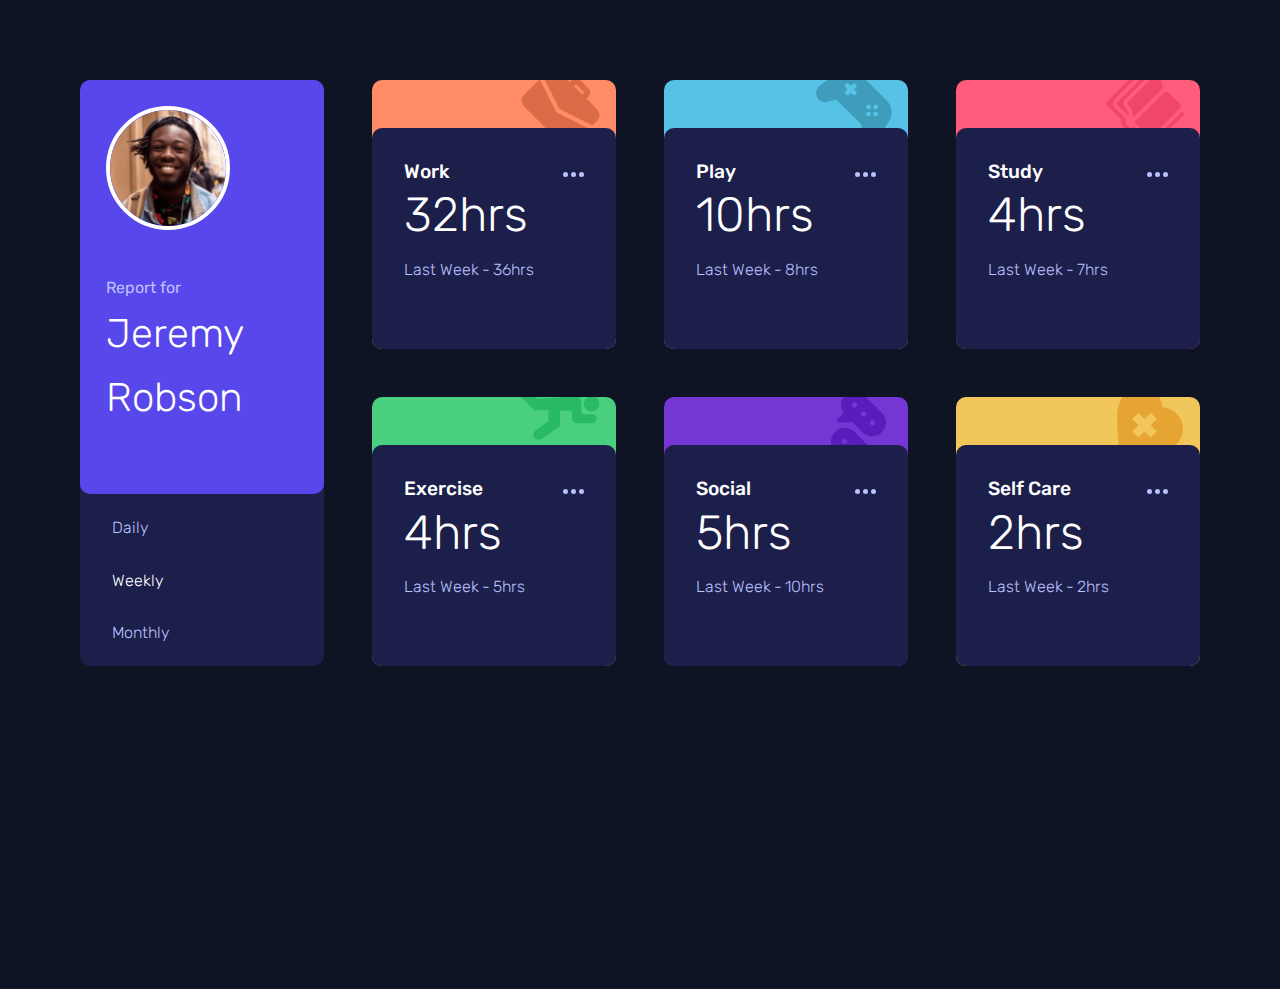
<file: index.html>
<!DOCTYPE html>
<html lang="en">

<head>
  <meta charset="UTF-8">
  <meta name="viewport" content="width=device-width, initial-scale=1.0">
  <link rel="icon" type="image/png" sizes="32x32" href="./images/favicon-32x32.png">
  <title>Frontend Mentor | Time tracking dashboard</title>
  <link rel="stylesheet" href="./style.css">
  <script defer src="./main.js"></script>
</head>

<body>
  <section class="activity-tracker">

    <section class="activity-tracker__menu">
      <section class="activity-tracker__owner">
        <img src="/images/image-jeremy.png" alt="" class="activity-tracker__owner-img">
        <div class="activity-tracker__owner-container">
          <p class="activity-tracker__owner-for">
            Report for
          </p>
          <h1 class="activity-tracker__owner-name">
            Jeremy Robson
          </h1>
        </div>
      </section>
      <div class="activity-tracker__options">
        <button class="activity-tracker__option" data-option="daily">
          Daily
        </button>
        <button class="activity-tracker__option" data-option="weekly">
          Weekly
        </button>
        <button class="activity-tracker__option" data-option="monthly">
          Monthly
        </button>
      </div>
    </section>

    <!-- 
    <section class="activity-tracker__activity work">
      <div class="activity__bg">
        <img src="/images/icon-work.svg" alt="">
      </div>
      <div class="activity__info">
        <header class="activity__header">
          <h2 class="activity__name">
            Work
          </h2>
          <div class="activity__options">
            <svg width="21" height="5" xmlns="http://www.w3.org/2000/svg">
              <path
                d="M2.5 0a2.5 2.5 0 1 1 0 5 2.5 2.5 0 0 1 0-5Zm8 0a2.5 2.5 0 1 1 0 5 2.5 2.5 0 0 1 0-5Zm8 0a2.5 2.5 0 1 1 0 5 2.5 2.5 0 0 1 0-5Z"
                fill="#BBC0FF" fill-rule="evenodd" />
            </svg>
          </div>
        </header>
        <div class="activity__timeframes">
          <h3 class="activity__current-timeframe">
            32hrs
          </h3>
          <div class="activity__previous-timeframe">
            <p class="time-window">Last Week</p>
            <p>-</p>
            <p class="time">3</p>
          </div>
        </div>
      </div>
    </section>

    <section class="activity-tracker__activity play">
      <div class="activity__bg">
        <img src="/images/icon-Play.svg" alt="">
      </div>
      <div class="activity__info">
        <header class="activity__header">
          <h2 class="activity__name">
            Play
          </h2>
          <div class="activity__options">
            <svg width="21" height="5" xmlns="http://www.w3.org/2000/svg">
              <path
                d="M2.5 0a2.5 2.5 0 1 1 0 5 2.5 2.5 0 0 1 0-5Zm8 0a2.5 2.5 0 1 1 0 5 2.5 2.5 0 0 1 0-5Zm8 0a2.5 2.5 0 1 1 0 5 2.5 2.5 0 0 1 0-5Z"
                fill="#BBC0FF" fill-rule="evenodd" />
            </svg>
          </div>
        </header>
        <div class="activity__timeframes">
          <h3 class="activity__current-timeframe">
            32hrs
          </h3>
          <div class="activity__previous-timeframe">
            <p class="time-window">Last Week</p>
            <p>-</p>
            <p class="time">3</p>
          </div>
        </div>
      </div>
    </section>

    <section class="activity-tracker__activity play">
      <div class="activity__bg">
        <img src="/images/icon-Play.svg" alt="">
      </div>
      <div class="activity__info">
        <header class="activity__header">
          <h2 class="activity__name">
            Play
          </h2>
          <div class="activity__options">
            <svg width="21" height="5" xmlns="http://www.w3.org/2000/svg">
              <path
                d="M2.5 0a2.5 2.5 0 1 1 0 5 2.5 2.5 0 0 1 0-5Zm8 0a2.5 2.5 0 1 1 0 5 2.5 2.5 0 0 1 0-5Zm8 0a2.5 2.5 0 1 1 0 5 2.5 2.5 0 0 1 0-5Z"
                fill="#BBC0FF" fill-rule="evenodd" />
            </svg>
          </div>
        </header>
        <div class="activity__timeframes">
          <h3 class="activity__current-timeframe">
            32hrs
          </h3>
          <div class="activity__previous-timeframe">
            <p class="time-window">Last Week</p>
            <p>-</p>
            <p class="time">3</p>
          </div>
        </div>
      </div>
    </section>

    <section class="activity-tracker__activity play">
      <div class="activity__bg">
        <img src="/images/icon-Play.svg" alt="">
      </div>
      <div class="activity__info">
        <header class="activity__header">
          <h2 class="activity__name">
            Play
          </h2>
          <div class="activity__options">
            <svg width="21" height="5" xmlns="http://www.w3.org/2000/svg">
              <path
                d="M2.5 0a2.5 2.5 0 1 1 0 5 2.5 2.5 0 0 1 0-5Zm8 0a2.5 2.5 0 1 1 0 5 2.5 2.5 0 0 1 0-5Zm8 0a2.5 2.5 0 1 1 0 5 2.5 2.5 0 0 1 0-5Z"
                fill="#BBC0FF" fill-rule="evenodd" />
            </svg>
          </div>
        </header>
        <div class="activity__timeframes">
          <h3 class="activity__current-timeframe">
            32hrs
          </h3>
          <div class="activity__previous-timeframe">
            <p class="time-window">Last Week</p>
            <p>-</p>
            <p class="time">3</p>
          </div>
        </div>
      </div>
    </section>

    <section class="activity-tracker__activity play">
      <div class="activity__bg">
        <img src="/images/icon-Play.svg" alt="">
      </div>
      <div class="activity__info">
        <header class="activity__header">
          <h2 class="activity__name">
            Play
          </h2>
          <div class="activity__options">
            <svg width="21" height="5" xmlns="http://www.w3.org/2000/svg">
              <path
                d="M2.5 0a2.5 2.5 0 1 1 0 5 2.5 2.5 0 0 1 0-5Zm8 0a2.5 2.5 0 1 1 0 5 2.5 2.5 0 0 1 0-5Zm8 0a2.5 2.5 0 1 1 0 5 2.5 2.5 0 0 1 0-5Z"
                fill="#BBC0FF" fill-rule="evenodd" />
            </svg>
          </div>
        </header>
        <div class="activity__timeframes">
          <h3 class="activity__current-timeframe">
            32hrs
          </h3>
          <div class="activity__previous-timeframe">
            <p class="time-window">Last Week</p>
            <p>-</p>
            <p class="time">3</p>
          </div>
        </div>
      </div>
    </section>

    <section class="activity-tracker__activity play">
      <div class="activity__bg">
        <img src="/images/icon-Play.svg" alt="">
      </div>
      <div class="activity__info">
        <header class="activity__header">
          <h2 class="activity__name">
            Play
          </h2>
          <div class="activity__options">
            <svg width="21" height="5" xmlns="http://www.w3.org/2000/svg">
              <path
                d="M2.5 0a2.5 2.5 0 1 1 0 5 2.5 2.5 0 0 1 0-5Zm8 0a2.5 2.5 0 1 1 0 5 2.5 2.5 0 0 1 0-5Zm8 0a2.5 2.5 0 1 1 0 5 2.5 2.5 0 0 1 0-5Z"
                fill="#BBC0FF" fill-rule="evenodd" />
            </svg>
          </div>
        </header>
        <div class="activity__timeframes">
          <h3 class="activity__current-timeframe">
            32hrs
          </h3>
          <div class="activity__previous-timeframe">
            <p class="time-window">Last Week</p>
            <p>-</p>
            <p class="time">3</p>
          </div>
        </div>
      </div>
    </section>

 -->



  </section>



  <!-- <div class="attribution">
    Challenge by <a href="https://www.frontendmentor.io?ref=challenge" target="_blank">Frontend Mentor</a>.
    Coded by <a href="#">Your Name Here</a>.
  </div> -->
</body>

</html>
</file>
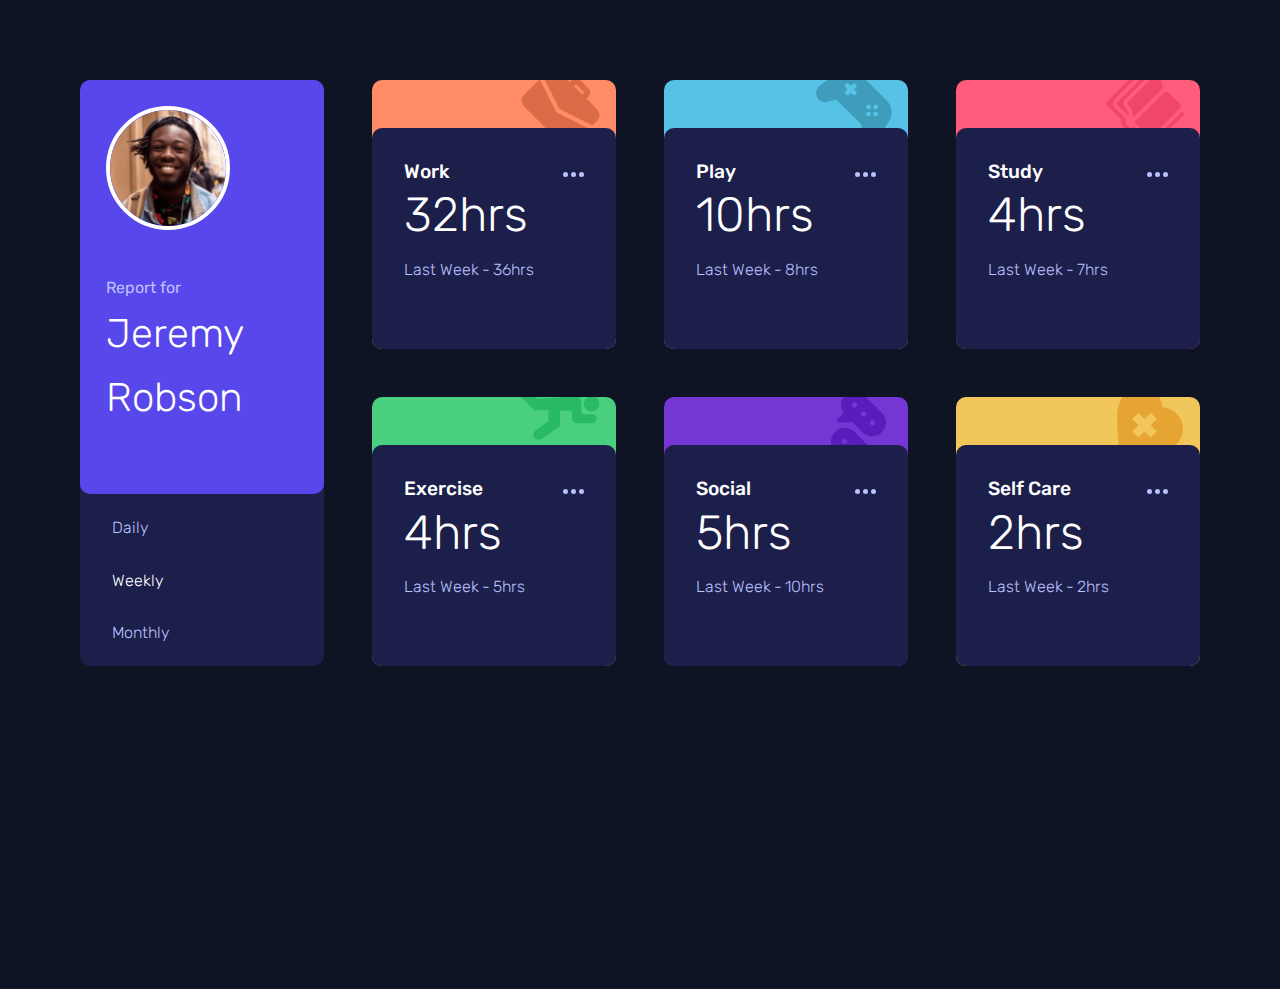
<file: work/index.html>
<!DOCTYPE html>
<html lang="en">

<head>
  <meta charset="UTF-8">
  <meta name="viewport" content="width=device-width, initial-scale=1.0">
  <link rel="icon" type="image/png" sizes="32x32" href="./images/favicon-32x32.png">
  <title>Frontend Mentor | Time tracking dashboard</title>
  <link rel="stylesheet" href="/style.css">
  <script defer src="/main.js"></script>
</head>

<body>
  <section class="activity-tracker">

    <section class="activity-tracker__menu">
      <section class="activity-tracker__owner">
        <img src="/images/image-jeremy.png" alt="" class="activity-tracker__owner-img">
        <div class="activity-tracker__owner-container">
          <p class="activity-tracker__owner-for">
            Report for
          </p>
          <h1 class="activity-tracker__owner-name">
            Jeremy Robson
          </h1>
        </div>
      </section>
      <div class="activity-tracker__options">
        <button class="activity-tracker__option" data-option="daily">
          Daily
        </button>
        <button class="activity-tracker__option" data-option="weekly">
          Weekly
        </button>
        <button class="activity-tracker__option" data-option="monthly">
          Monthly
        </button>
      </div>
    </section>

    <!-- 
    <section class="activity-tracker__activity work">
      <div class="activity__bg">
        <img src="/images/icon-work.svg" alt="">
      </div>
      <div class="activity__info">
        <header class="activity__header">
          <h2 class="activity__name">
            Work
          </h2>
          <div class="activity__options">
            <svg width="21" height="5" xmlns="http://www.w3.org/2000/svg">
              <path
                d="M2.5 0a2.5 2.5 0 1 1 0 5 2.5 2.5 0 0 1 0-5Zm8 0a2.5 2.5 0 1 1 0 5 2.5 2.5 0 0 1 0-5Zm8 0a2.5 2.5 0 1 1 0 5 2.5 2.5 0 0 1 0-5Z"
                fill="#BBC0FF" fill-rule="evenodd" />
            </svg>
          </div>
        </header>
        <div class="activity__timeframes">
          <h3 class="activity__current-timeframe">
            32hrs
          </h3>
          <div class="activity__previous-timeframe">
            <p class="time-window">Last Week</p>
            <p>-</p>
            <p class="time">3</p>
          </div>
        </div>
      </div>
    </section>

    <section class="activity-tracker__activity play">
      <div class="activity__bg">
        <img src="/images/icon-Play.svg" alt="">
      </div>
      <div class="activity__info">
        <header class="activity__header">
          <h2 class="activity__name">
            Play
          </h2>
          <div class="activity__options">
            <svg width="21" height="5" xmlns="http://www.w3.org/2000/svg">
              <path
                d="M2.5 0a2.5 2.5 0 1 1 0 5 2.5 2.5 0 0 1 0-5Zm8 0a2.5 2.5 0 1 1 0 5 2.5 2.5 0 0 1 0-5Zm8 0a2.5 2.5 0 1 1 0 5 2.5 2.5 0 0 1 0-5Z"
                fill="#BBC0FF" fill-rule="evenodd" />
            </svg>
          </div>
        </header>
        <div class="activity__timeframes">
          <h3 class="activity__current-timeframe">
            32hrs
          </h3>
          <div class="activity__previous-timeframe">
            <p class="time-window">Last Week</p>
            <p>-</p>
            <p class="time">3</p>
          </div>
        </div>
      </div>
    </section>

    <section class="activity-tracker__activity play">
      <div class="activity__bg">
        <img src="/images/icon-Play.svg" alt="">
      </div>
      <div class="activity__info">
        <header class="activity__header">
          <h2 class="activity__name">
            Play
          </h2>
          <div class="activity__options">
            <svg width="21" height="5" xmlns="http://www.w3.org/2000/svg">
              <path
                d="M2.5 0a2.5 2.5 0 1 1 0 5 2.5 2.5 0 0 1 0-5Zm8 0a2.5 2.5 0 1 1 0 5 2.5 2.5 0 0 1 0-5Zm8 0a2.5 2.5 0 1 1 0 5 2.5 2.5 0 0 1 0-5Z"
                fill="#BBC0FF" fill-rule="evenodd" />
            </svg>
          </div>
        </header>
        <div class="activity__timeframes">
          <h3 class="activity__current-timeframe">
            32hrs
          </h3>
          <div class="activity__previous-timeframe">
            <p class="time-window">Last Week</p>
            <p>-</p>
            <p class="time">3</p>
          </div>
        </div>
      </div>
    </section>

    <section class="activity-tracker__activity play">
      <div class="activity__bg">
        <img src="/images/icon-Play.svg" alt="">
      </div>
      <div class="activity__info">
        <header class="activity__header">
          <h2 class="activity__name">
            Play
          </h2>
          <div class="activity__options">
            <svg width="21" height="5" xmlns="http://www.w3.org/2000/svg">
              <path
                d="M2.5 0a2.5 2.5 0 1 1 0 5 2.5 2.5 0 0 1 0-5Zm8 0a2.5 2.5 0 1 1 0 5 2.5 2.5 0 0 1 0-5Zm8 0a2.5 2.5 0 1 1 0 5 2.5 2.5 0 0 1 0-5Z"
                fill="#BBC0FF" fill-rule="evenodd" />
            </svg>
          </div>
        </header>
        <div class="activity__timeframes">
          <h3 class="activity__current-timeframe">
            32hrs
          </h3>
          <div class="activity__previous-timeframe">
            <p class="time-window">Last Week</p>
            <p>-</p>
            <p class="time">3</p>
          </div>
        </div>
      </div>
    </section>

    <section class="activity-tracker__activity play">
      <div class="activity__bg">
        <img src="/images/icon-Play.svg" alt="">
      </div>
      <div class="activity__info">
        <header class="activity__header">
          <h2 class="activity__name">
            Play
          </h2>
          <div class="activity__options">
            <svg width="21" height="5" xmlns="http://www.w3.org/2000/svg">
              <path
                d="M2.5 0a2.5 2.5 0 1 1 0 5 2.5 2.5 0 0 1 0-5Zm8 0a2.5 2.5 0 1 1 0 5 2.5 2.5 0 0 1 0-5Zm8 0a2.5 2.5 0 1 1 0 5 2.5 2.5 0 0 1 0-5Z"
                fill="#BBC0FF" fill-rule="evenodd" />
            </svg>
          </div>
        </header>
        <div class="activity__timeframes">
          <h3 class="activity__current-timeframe">
            32hrs
          </h3>
          <div class="activity__previous-timeframe">
            <p class="time-window">Last Week</p>
            <p>-</p>
            <p class="time">3</p>
          </div>
        </div>
      </div>
    </section>

    <section class="activity-tracker__activity play">
      <div class="activity__bg">
        <img src="/images/icon-Play.svg" alt="">
      </div>
      <div class="activity__info">
        <header class="activity__header">
          <h2 class="activity__name">
            Play
          </h2>
          <div class="activity__options">
            <svg width="21" height="5" xmlns="http://www.w3.org/2000/svg">
              <path
                d="M2.5 0a2.5 2.5 0 1 1 0 5 2.5 2.5 0 0 1 0-5Zm8 0a2.5 2.5 0 1 1 0 5 2.5 2.5 0 0 1 0-5Zm8 0a2.5 2.5 0 1 1 0 5 2.5 2.5 0 0 1 0-5Z"
                fill="#BBC0FF" fill-rule="evenodd" />
            </svg>
          </div>
        </header>
        <div class="activity__timeframes">
          <h3 class="activity__current-timeframe">
            32hrs
          </h3>
          <div class="activity__previous-timeframe">
            <p class="time-window">Last Week</p>
            <p>-</p>
            <p class="time">3</p>
          </div>
        </div>
      </div>
    </section>

 -->



  </section>



  <!-- <div class="attribution">
    Challenge by <a href="https://www.frontendmentor.io?ref=challenge" target="_blank">Frontend Mentor</a>.
    Coded by <a href="#">Your Name Here</a>.
  </div> -->
</body>

</html>
</file>
<file: style.css>
@import url('https://fonts.googleapis.com/css2?family=Rubik:wght@300;400;500&display=swap');

/* ||RESET */
* {
    margin: 0;
    padding: 0;
    box-sizing: border-box;
}

button {
    font-family: inherit;
    font-size: inherit;
    background: none;
    border: none;
}

/* ||VARIABLES */
:root {

    font-size: 16px;
    --Blue: hsl(246, 80%, 60%);
    --Light-red-__work: hsl(15, 100%, 70%);
    --Soft-blue-__play: hsl(195, 74%, 62%);
    --Light-red-__study: hsl(348, 100%, 68%);
    --Lime-green-__exercise: hsl(145, 58%, 55%);
    --Violet-__social: hsl(264, 64%, 52%);
    --Soft-orange-__self-care: hsl(43, 84%, 65%);
    --Very-dark-blue: hsl(226, 43%, 10%);
    --Dark-blue: hsl(235, 46%, 20%);
    --Desaturated-blue: hsl(235, 45%, 61%);
    --Pale-Blue: hsl(236, 100%, 87%);

    /* FONTS */
    --FONT-W-300: 300;
    --FONT-W-400: 400;
    --FONT-W-500: 500;
}



/* ||GENERAL STYLES */
body {

    font-family: 'Rubik', sans-serif;
    width: 100%;
    min-height: 100vh;
    background-color: var(--Very-dark-blue);

    display: grid;
    place-content: center;
    padding: 1rem;
}

.activity-tracker {
    width: 100%;
    height: auto;
    display: grid;
    grid-auto-rows: max-content;
    grid-template-columns: 1fr;
    justify-items: center;
    gap: 2.4rem;
}

@media screen and (min-width:500px) {
    body {
        padding: 5rem;
    }

    .activity-tracker {
        grid-template-columns: repeat(auto-fit, minmax(20rem, 1fr));
        grid-template-columns: 1fr 1fr;
        min-height: 51.8rem;
        gap: 3rem;
    }
}

@media screen and (min-width:900px) {
    .activity-tracker {
        grid-template-columns: 1fr 1fr 1fr;

    }
}

@media screen and (min-width:1024px) {
    .activity-tracker {
        grid-template-columns: repeat(4, 1fr);

    }
}

.activity-tracker__menu {
    background-color: var(--Dark-blue);
    border-radius: 10px;
    overflow: hidden;
    width: 100%;
}

@media screen and (min-width:500px) {
    .activity-tracker__menu {
        grid-row: 1/3;
        display: flex;
        flex-flow: column nowrap;
    }
}

.activity-tracker__owner {
    width: 100%;
    padding: 2rem 1rem;
    display: flex;
    flex-wrap: wrap;
    align-items: center;
    justify-content: flex-start;
    gap: .5rem;
    background-color: var(--Blue);
    border-radius: 0 0 10px 10px;
}

@media screen and (min-width:500px) {
    .activity-tracker__owner {
        padding: 1.6rem 1.6rem 4rem 1.6rem;
        flex-flow: column nowrap;
        align-items: flex-start;
        gap: 3rem;
        flex: 1 0 auto;
    }
}

.activity-tracker__owner-img {
    width: 4rem;
    border: 0.3rem solid white;
    border-radius: 50%;
}

@media screen and (min-width:500px) {
    .activity-tracker__owner-img {
        width: 7.8rem;
    }
}

.activity-tracker__owner-container {
    display: flex;
    flex-flow: column nowrap;
    gap: 0.4rem;
}

@media screen and (min-width:500px) {
    .activity-tracker__owner-container {
        gap: 0.3rem;
        max-width: 60%;
    }

}

.activity-tracker__owner-for {
    font-size: 1rem;
    color: var(--Pale-Blue);
}

.activity-tracker__owner-name {
    font-size: 1.5rem;
    font-weight: var(--FONT-W-300);
    color: white;
}

@media screen and (min-width:500px) {
    .activity-tracker__owner-name {
        font-size: 2.5rem;
        line-height: 4rem;
    }
}

.activity-tracker__options {
    padding: 1.5rem 2rem;
    display: flex;
    flex-flow: row wrap;
    justify-content: space-between;
    gap: 1rem;
}

@media screen and (min-width:500px) {
    .activity-tracker__options {
        flex-flow: column nowrap;
        gap: 2.1rem;
    }
}

.activity-tracker__option {
    width: max-content;
    font-size: 1rem;
    font-weight: 300;
    color: var(--Pale-Blue);
    transition: color 250ms;
    cursor: pointer;
}

@media screen {}

/* .activity-tracker__option:hover,
.activity-tracker__option:active {
    color: white;
} */

.activity-tracker__option:is(:hover, :active) {
    color: white;
}


/* \\\\\\\ */


.activity-tracker__activity {
    width: 100%;
    height: 100%;
    display: grid;
    grid-template-rows: 2.5rem 1fr;
    grid-template-columns: 1fr;
    overflow: hidden;
    border-radius: 10px;

    animation: just .8s ease-out;
}

@keyframes just {
    0% {
        transform: scale(0);
    }

    90% {
        transform: scale(1.1);
    }

    100% {
        transform: scale(1);
    }
}
@media screen and (min-width:500px) {
    .activity-tracker__activity {
        grid-template-rows: 3rem 1fr;
    }
}

.work {
    --background: var(--Light-red-__work);
}

.play {
    --background: var(--Soft-blue-__play);
}

.study {
    --background: var(--Light-red-__study);
}

.exercise {
    --background: var(--Lime-green-__exercise);
}

.social {
    --background: var(--Violet-__social);
}

.self-care {
    --background: var(--Soft-orange-__self-care);
}

.activity__bg {
    grid-row: 1/3;
    grid-column: 1/2;
    background: var(--background);
    display: grid;
    place-items: start end;
}

.activity__bg img {
    transform: translate(-1rem, -.7rem);
}

.activity__info {
    position: relative;
    border-radius: 10px 10px 0 0;
    grid-row: 2/3;
    grid-column: 1/2;
    background-color: var(--Dark-blue);
    transition: background 258ms, transform 250ms;
    padding: 1.5rem;
    display: flex;
    flex-flow: column nowrap;
    gap: 0.6rem;
    cursor: pointer;
}

.activity-tracker__activity:hover .activity__info {
    background-color: hsl(236, 35%, 32%);
    ;
}

@media screen and (min-width:500px) {
    .activity__info {
        gap: .03rem;
        padding: 2rem;
    }
}

.activity__header,
.activity__timeframes {
    display: flex;
    flex-wrap: wrap;
    justify-content: space-between;
    align-items: center;
    gap: 1rem;
}

@media screen and (min-width:500px) {
    .activity__timeframes {
        flex-flow: column nowrap;
        align-items: flex-start;
        gap: 0.8rem;
    }
}

.activity__name {
    font-size: 1.2rem;
    color: white;
    font-weight: 500;
}

.activity__options {
    transition: white 250ms;
}

.activity__options:hover svg path {
    fill: white;
}

.activity__current-timeframe {
    font-size: 2rem;
    font-weight: var(--FONT-W-300);
    color: white;
    line-height: 2rem;
}

.activity__previous-timeframe {
    display: flex;
    gap: 0.2rem;
    font-size: 1rem;
    font-weight: 300;
    color: var(--Pale-Blue);
}

@media screen and (min-width:500px) {
    .activity__current-timeframe {
        font-size: 3rem;
        line-height: 4rem;
    }
}


.active {
    color: white;
}
</file>
